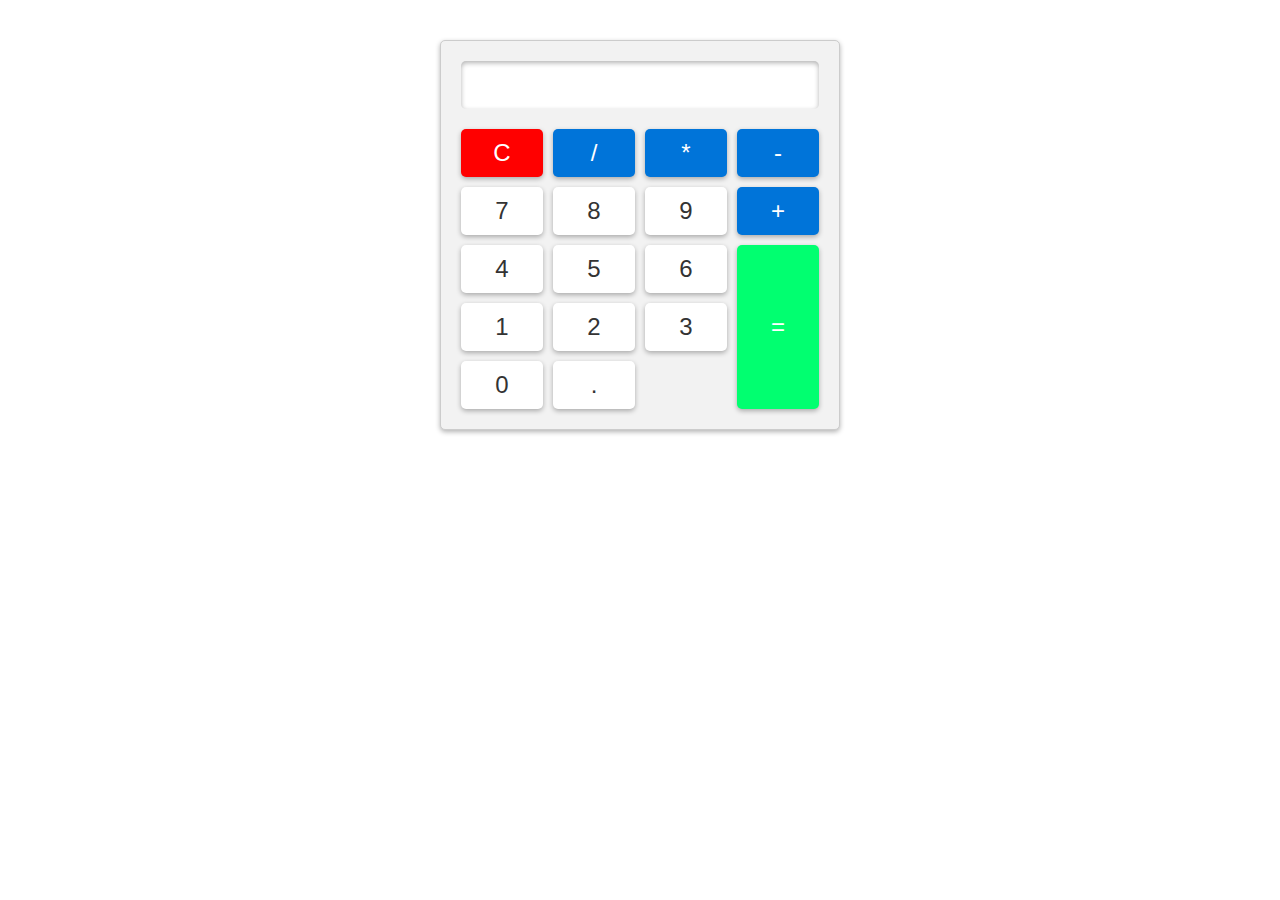
<file: calculator/index.html>
<!DOCTYPE html>
<html lang="en">
<head>
    <meta charset="UTF-8">
    <meta http-equiv="X-UA_Compatible" content="IE=edge">
    <meta name="viewport" content="width=device-width, initial-scale=1.0">
    <title>basic caculator</title>
    <link rel="stylesheet" href="style.css">
</head>
<body>
    <div class="calculator">
        <input type="text" id="result" readonly>
        <div class="buttons">
            <button class="clear">C</button>
            <button class="operator">/</button>
            <button class="operator">*</button>
            <button class="operator">-</button>
            <button class="number">7</button>
            <button class="number">8</button>
            <button class="number">9</button>
            <button class="operator">+</button>
            <button class="number">4</button>
            <button class="number">5</button>
            <button class="number">6</button>
            <button class="equals">=</button>
            <button class="number">1</button>
            <button class="number">2</button>
            <button class="number">3</button>
            <button class="number">0</button>
            <button class="decimal">.</button>
        </div>
    </div>
    <script src="script.js"></script>
</body>
</html>
</file>
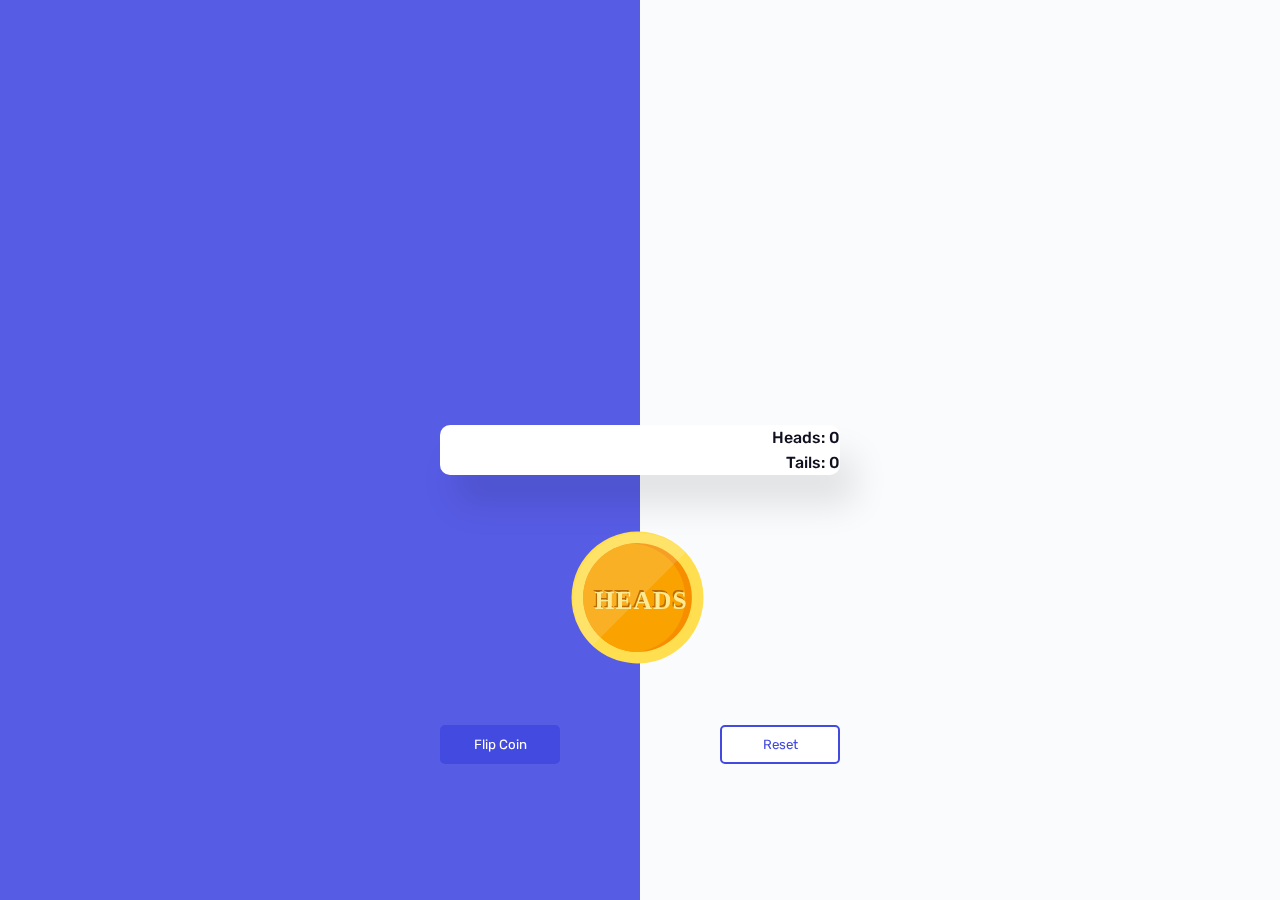
<file: coin flip game/index.html>
<!DOCTYPE html>
<html lang="en">

<head>
    <meta charset="UTF-8">
    <meta http-equiv="X-UA-Compatible" content="IE=edge">
    <meta name="viewport" content="width=device-width, initial-scale=1.0">
    <link rel="stylesheet" href="styles.css">
    <title>Day #7 - Flip a coin game | AsmrProg</title>
</head>

<body>

    <div class="container">
        <div class="stats">
            <p id="heads-count">Heads: 0</p>
            <p id="tails-count">Tails: 0</p>
        </div>
        <div class="coin" id="coin">
            <div class="heads">
                <img src="heads.svg">
            </div>
            <div class="tails">
                <img src="tails.svg">
            </div>
        </div>
        <div class="buttons">
            <button id="flip-button">
                Flip Coin
            </button>
            <button id="reset-button">
                Reset
            </button>
        </div>
    </div>


    <script src="script.js"></script>
</body>

</html>
</file>
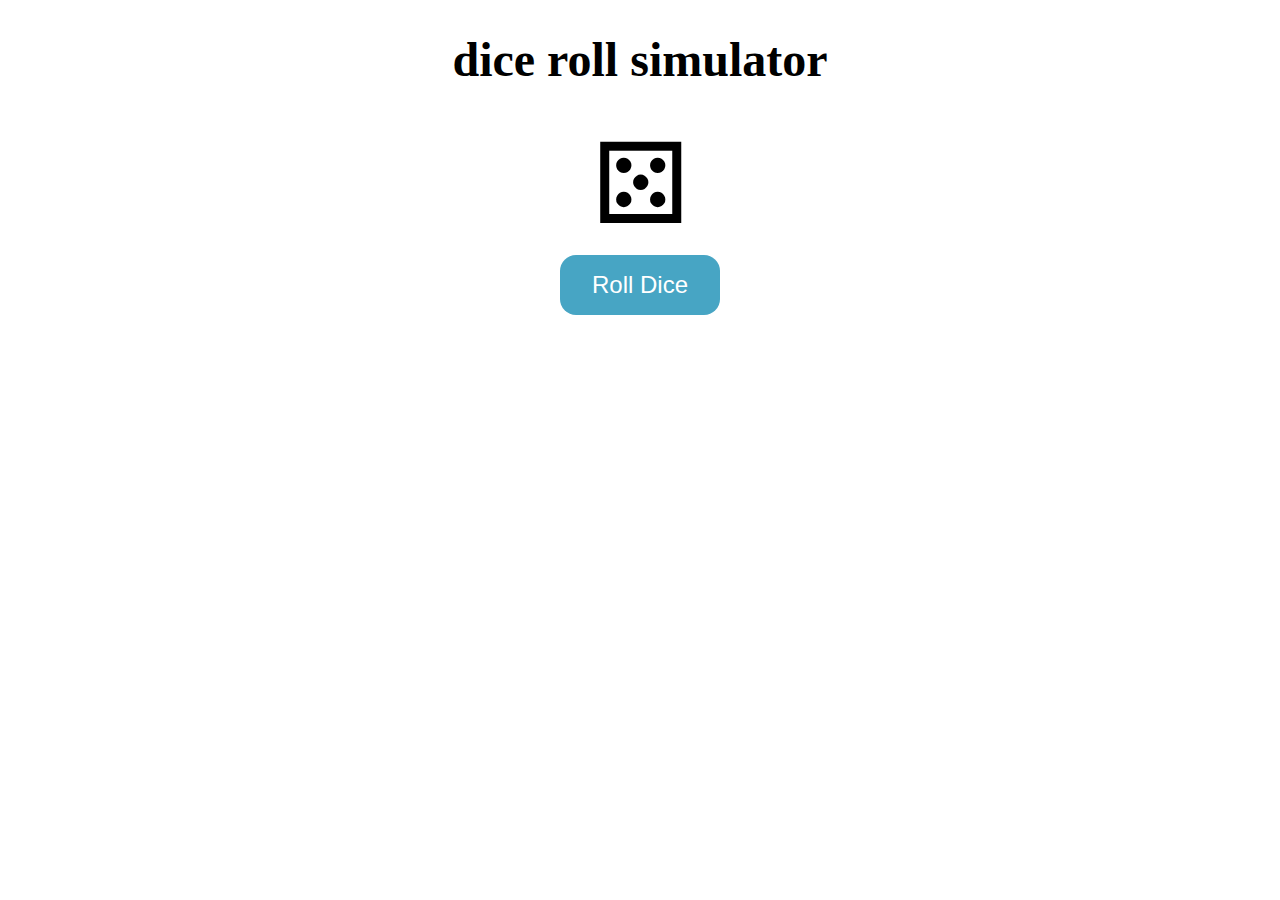
<file: dice roll/index.html>
<!DOCTYPE html>
<html lang="en">
<head>
    <meta charset="UTF-8">
    <meta name="viewport" content="width=device-width, initial-scale=1.0">
    <link rel="stylesheet" href="style.css">
    <title>Dice roll</title>
</head>
<body>
    <h1>dice roll simulator</h1>
    <div class="dice" id="dice">&#9860;</div>
    <button id="roll-button">Roll Dice</button>
    <ul id="roll-history">
        <!-- <li>roll 1: <span>&#9856;</span></li>
        <li>roll 2: <span>&#9860;</span></li> -->
    </ul>

<script src="script.js"></script>
</body>
</html>
</file>
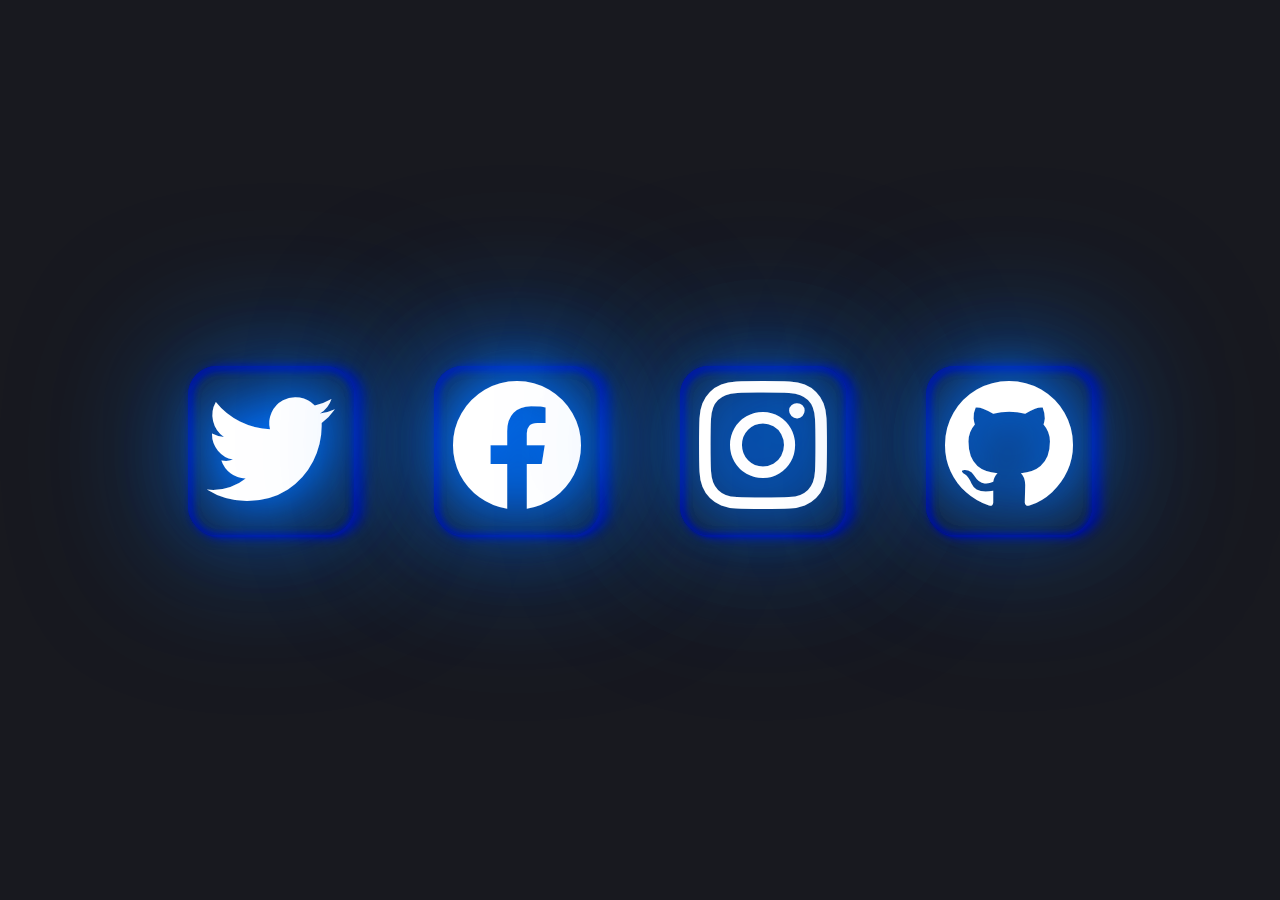
<file: glass icons/index.html>
<!DOCTYPE html>
<html lang="en">
<head>
    <meta charset="UTF-8">
    <meta name="viewport" content="width=device-width, initial-scale=1.0">
         <link rel="stylesheet" href="styles.css">


    
      
    
      <title>glass icons</title>

</head>
   





<body>
    <div class="container">
        <i class="bi bi-twitter"></i>
        <i class="bi bi-facebook"></i>
        <i class="bi bi-instagram"></i>
        <i class="bi bi-github"></i>
    </div>




        

</body>
</html>
</file>
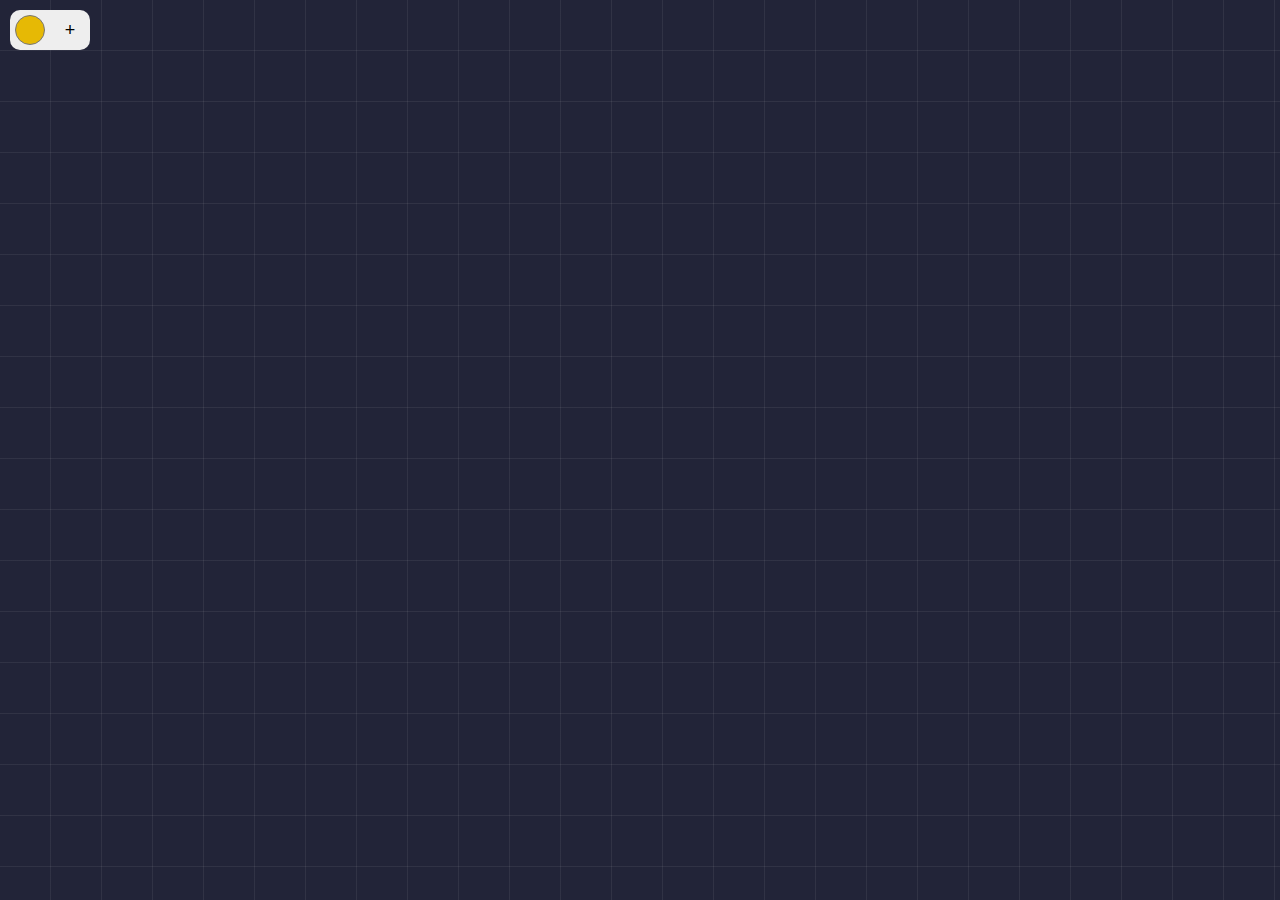
<file: javascript notes/index.html>
<!DOCTYPE html>
<html lang="en">
<head>
    <meta charset="UTF-8">
    <meta name="viewport" content="width=device-width, initial-scale=1.0">
    <link rel="stylesheet" href="style.css">
    <title>javascript notes</title>
</head>
<body>
    <main>
        <form action="">
            <input type="color" id="color" value="#e6b905">
            <button type="button" id="createBtn">+</button>
        </form>
        <div id="list">
            
        </div>
    </main>

<script src="script.js"></script>
</body>
</html>
</file>
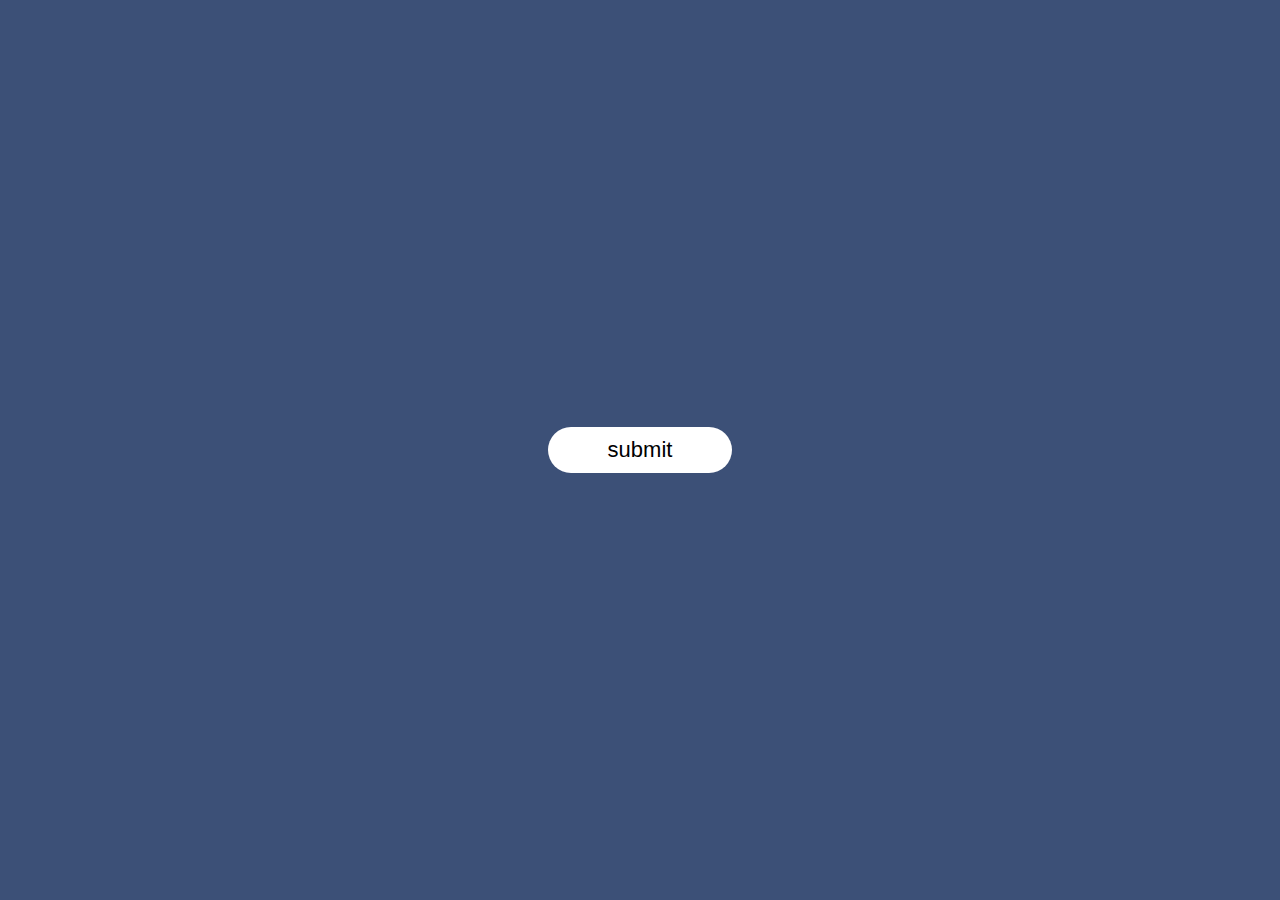
<file: pop up indicater/index.html>
<!DOCTYPE html>
<html lang="en">
<head>
    <meta charset="UTF-8">
    <meta name="viewport" content="width=device-width, initial-scale=1.0">
    <link rel="stylesheet" href="style.css">
    <title>pop up indicator</title>
</head>
<body>
    <div class="container">
        <button type="submit" class="Btn" onclick="openPopup()">submit</button>
        <div class="popup" id="popup">
            <img src="404-tick.png" alt="">
            <h2>thank you</h2>
            <p>your details has been submitted</p>
            <button type="button" onclick="closePopup()">ok</button>
        </div>
    </div>
    <script>
        let popup = document.getElementById("popup");

        function openPopup(){
            popup.classList.add("open-popup");
        }
        function closePopup(){
            popup.classList.remove("open-popup");
        }

    </script>


    
</body>
</html>
</file>
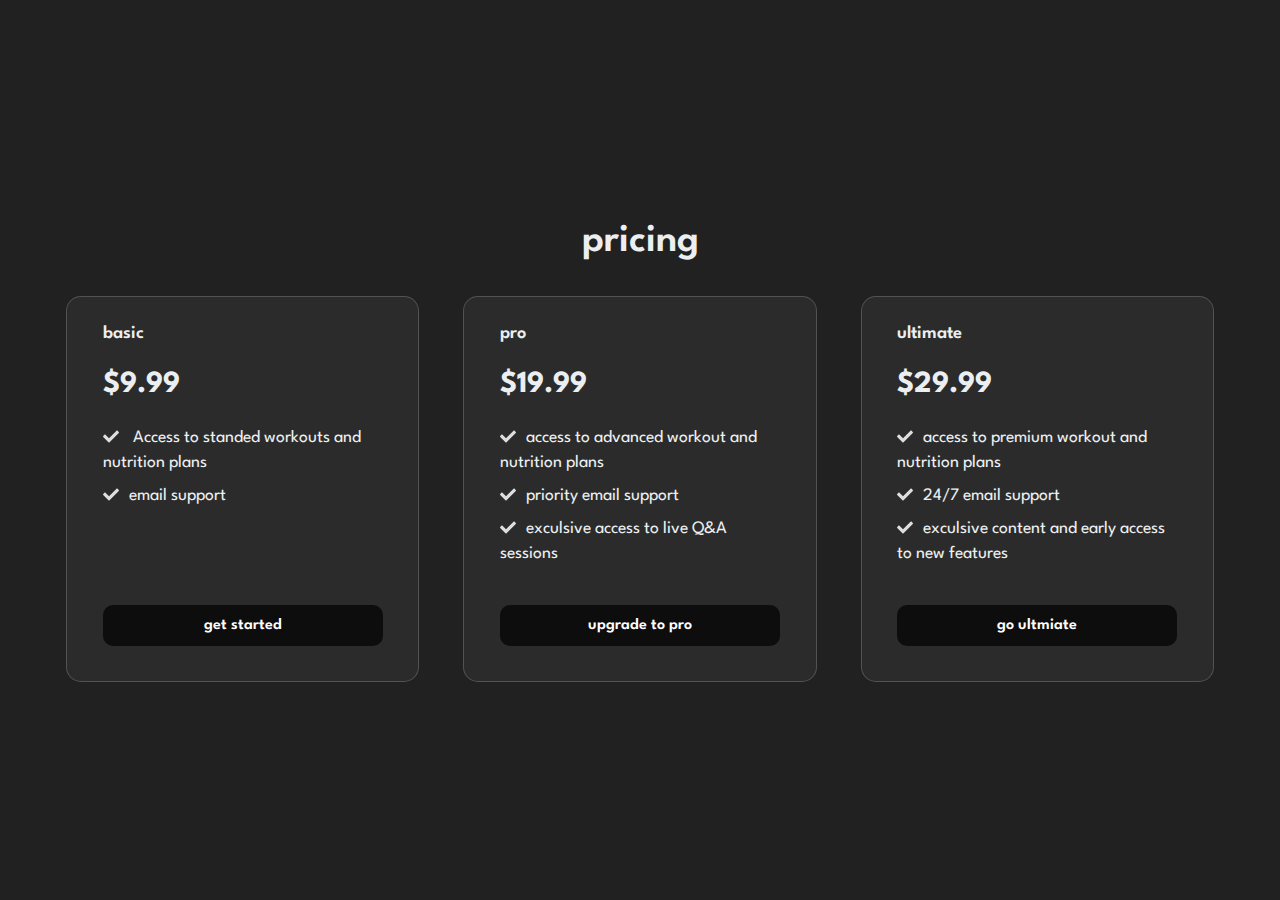
<file: pricing table/index.html>
<!DOCTYPE html>
<html lang="en">
<head>
    <meta charset="UTF-8">
    <meta name="viewport" content="width=device-width, initial-scale=1.0">
    <link rel="stylesheet" href="styles.css">
    <title>Document</title>
</head>
<body>
    <main class="main flow">
        <h1 class="main__heading">pricing</h1>
        <div class="main__cards cards">
            <div class="cards__inner">
                <div class="cards__cards card"> 
                    <h2 class="card__heading">basic</h2>
                    <p class="card__price">$9.99</p>
                    <ul role="list" class="card__bullets flow">
                        <li> Access to standed workouts and nutrition plans</li>
                        <li>email support</li>
                    </ul>
                    <a href="#basic" class="card_cta cta">get started</a>
                </div>
                <div class="cards__card card">
                    <h2 class="card__heading">pro</h2>
                    <p class="card__price">$19.99</p>
                    <ul role="list" class="card__bullets flow">
                        <li>access to advanced workout and nutrition plans</li>
                        <li>priority email support</li>
                        <li>exculsive access to live Q&A sessions</li>
                    </ul>
                    <a href="#pro" class="card_cta cta">upgrade to pro</a>
                </div>
                <div class="cards__card card">
                    <h2 class="card__heading">ultimate</h2>
                    <p class="card__price">$29.99</p>
                    <ul role="list" class="card__bullets flow">
                        <li>access to premium workout and nutrition plans</li>
                        <li>24/7 email support</li>
                        <li>exculsive content and early access to new features</li>
                    </ul>
                    <a href="#ultimate" class="card_cta cta">go ultmiate</a>
                </div>
            </div>
            <div class="overlay cards__inner"></div>
        </div>
</main>




    <script src="script.js"></script>
</body>
</html>
</file>
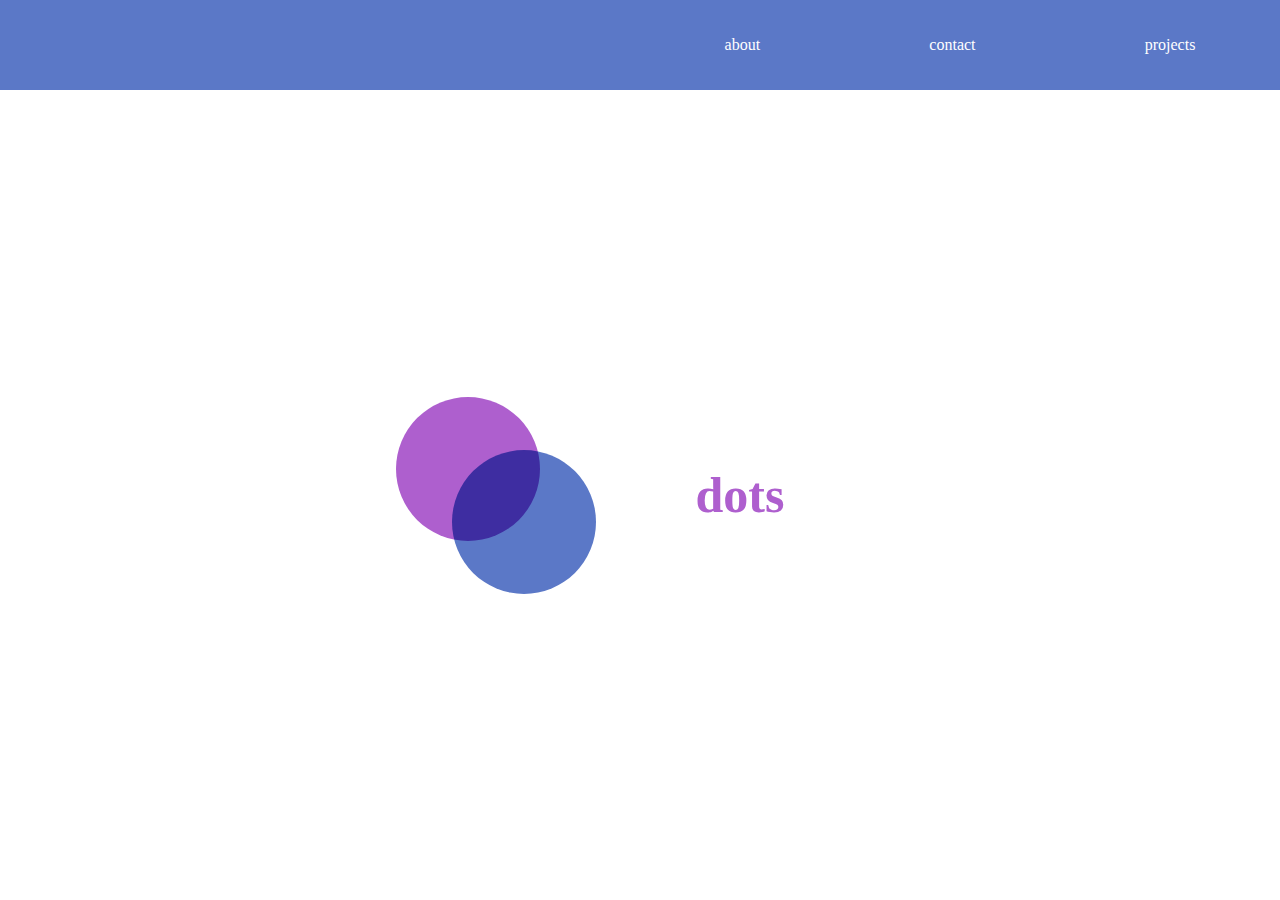
<file: animated nav/circle.html>
<!DOCTYPE html>
<html lang="en">
<head>
    <meta charset="UTF-8">
    <meta name="viewport" content="width=device-width, initial-scale=1.0">
    <link rel="stylesheet" href="circle.css">
    <title>animanted nav</title>
</head>
<body>
    <nav>
        <div class="hamburger">
            <div class="line"></div>
            <div class="line"></div>
            <div class="line"></div>
        </div>
        <ul class="nav-link">
            <li><a href="#">about</a></li>
            <li><a href="#">contact</a></li>
            <li><a href="#">projects</a></li>
        </ul>
    </nav>

        <section class="landing">
            <img src="circles.svg" alt="">
            <h1>dots</h1>
        </section>

    <script src="circle.js"></script>
</body>
</html>
</file>
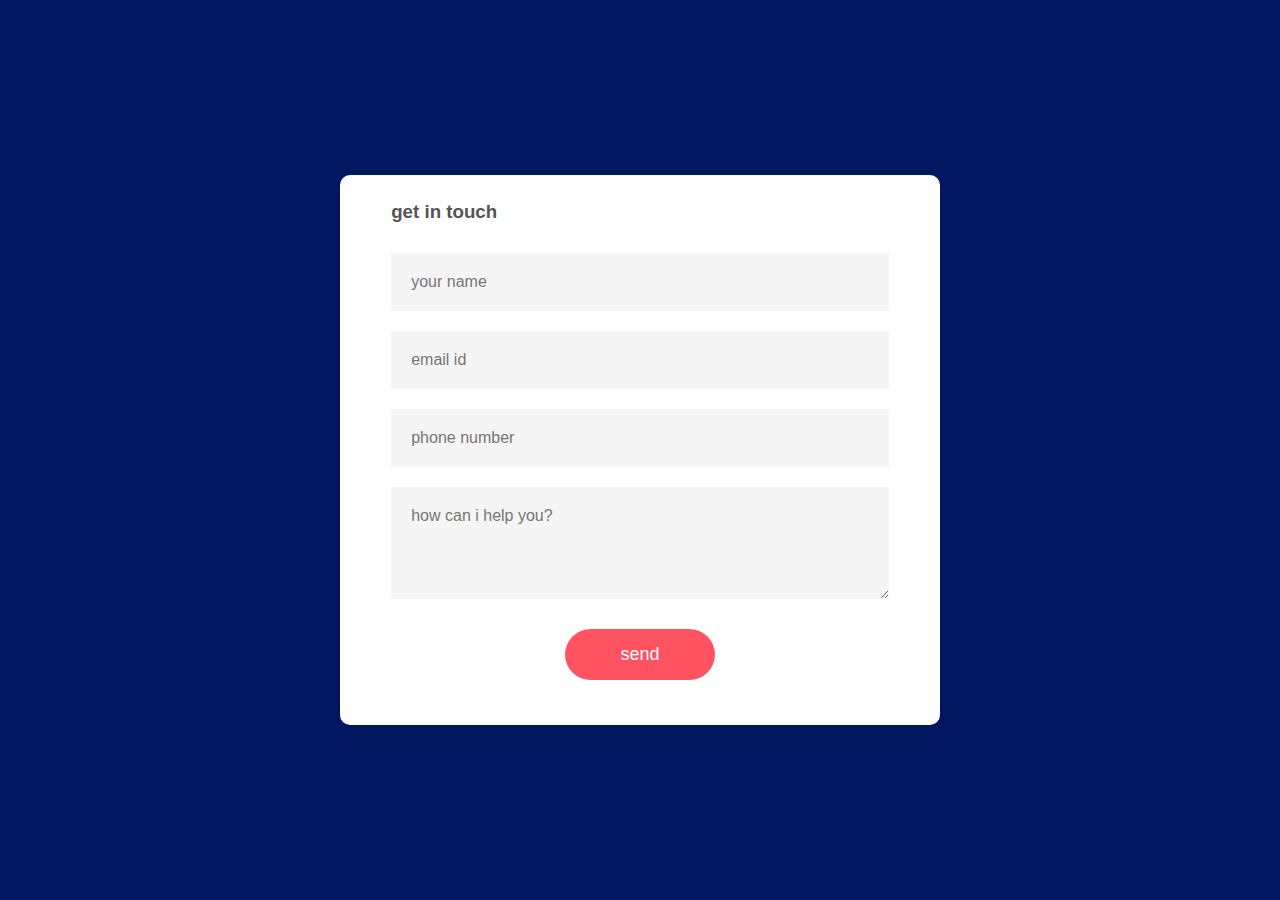
<file: email form/email.html>
<!DOCTYPE html>
<html lang="en">
<head>
    <meta charset="UTF-8">
    <meta name="viewport" content="width=device-width, initial-scale=1.0">
    <link rel="stylesheet" href="email.css">
    <title>email form</title>
</head>
<body>
        <div class="container">
            <form onsubmit="sendEmail(); reset(); return false;">
                <h3>get in touch</h3>
                <input type="text" id="name" placeholder="your name" required>
                <input type="email" id="email" placeholder="email id" required>
                <input type="text" id="phone" placeholder="phone number" required>
                <textarea id="message" rows="4" placeholder="how can i help you?"></textarea>
                <button type="submit">send</button>
            </form>
        </div>



    <script src=" https://smtpjs.com/v3/smtp.js"></script>
    <script>
        function sendEmail(){
            Email.send({
                Host : "smtp.gmail.com",
                Username : "skyerain11@gmail.com",
                Password : "goldWaffel99^^",
                To : 'ronnypalm777@gmail.com',
                From : document.getElementById("email").value,
                Subject : "new contact form enquiry",
                Body : "name " + document.getElementById("name").value
                    + "<br> Email:" + document.getElementById("email").value
                    + "<br> phoneNumber:" + document.getElementById("phone").value
                    + "<br> message:" + document.getElementById("message").value
            }).then(
            message => alert("message sent Succesfully")
            );
        }

    </script>
</body>
</html>
</file>
<file: calculator/style.css>
*{
    box-sizing: border-box;
    margin: 0;
}
.calculator{
    background-color: #f2f2f2;
    padding: 20px;
    max-width: 400px;
    margin: 0 auto;
    border: solid 1px #ccc;
    box-shadow: 0 2px 5px rgba(0, 0, 0, 0.3);
    border-radius: 5px;
    margin-top: 40px;
}
#result{
    width: 100%;
    padding: 10px;
    font-size: 24px;
    border: none;
    box-shadow: 0 2px 5px rgba(0, 0, 0, 0.3) inset;
    border-radius: 5px;
}
.buttons{
    display: grid;
    grid-template-columns: repeat(4, 1fr);
    grid-gap: 10px;
    margin-top: 20px;
}
button{
    padding: 10px;
    font-size: 24px;
    border: none;
    box-shadow: 0 2px 5px rgba(0, 0, 0, 0.3);
    border-radius: 5px;
    cursor: pointer;
    transition: background-color 0.3s ease;
}
button:hover{
    background-color: #ddd;
}
.clear{
    background-color: red;
    color: #fff;
}
.number, .decimal{
    background-color: #fff;
    color: #333;

}
.operator{
    background-color: #0074d9;
    color: #fff;
}
.equals{
    background-color: #01ff70;
    grid-row: span 3;
    color: #fff;
}
</file>
<file: coin flip game/styles.css>
@import url('https://fonts.googleapis.com/css2?family=Rubik:wght@300;400;500;600;700&display=swap');

*{
    margin: 0;
    padding: 0;
    box-sizing: border-box;
    font-family: 'rubik', sans-serif;
}

body{
    height: 100%;
    background: linear-gradient(to right, #575ce5 50%, #f9fbfc 50%)
    fixed;

}

.container{
    background: #fff;
    width: 400px;
    height: 50px;
    position: absolute;
    transform: translate(-50%, -50%);
    top: 50%;
    left: 50%;
    box-shadow: 15px 30px 35px rgba(0, 0, 0, 0.1);
    border-radius: 10px;
    -webkit-perspective: 300px;
    perspective: 300px;
}

.stats{
    text-align: right;
    color: #101020;
    font-weight: 500;
    line-height: 25px;
}

.coin{
    height: 150px;
    width: 150px;
    position: relative;
    margin: 50px auto;
    -webkit-transform-style: preserve-3d;
    transform-style: preserve-3d;
}
.tails{
    transform: rotateX(180deg);
}

.buttons{
    display: flex;
    justify-content: space-between;
}

.coin img{
    width: 145px;
}

.heads, .tails{
    position: absolute;
    width: 100%;
    height: 100%;
    backface-visibility: hidden;
    -webkit-backface-visibility: hidden;
}

button{
    width: 120px;
    padding: 10px 0;
    border: 2.5px solid #424ae0;
    border-radius: 5px;
    cursor: pointer;
}

#flip-button{
    background: #424ae0;
    color: #fff;
}

#flip-button:disabled{
    background-color: #e1e1e1;
    color: #101020;
    border-color: #e1e1e1;
}

#reset-button{
    background: #fff;
    color: #424ae0;
}

@keyframes spin-tails{
    0%{
        transform: rotateX(0);
    }
    100%{
        transform: rotateX(1980deg);
    }
}

@keyframes spin-heads{
    0%{
        transform: rotateX(0);
    }
    100%{
        transform: rotateX(2160deg);
    }
}
</file>
<file: dice roll/style.css>
body{
    font-family: Open sans-serif;
    text-align: center;
    margin: 0;
}
h1{
    font-size: 3rem;
    margin-top: 2rem;

}
.dice{
    font-size: 7rem;
    margin: 5px;
    animation-duration: 1s;
    animation-fill-mode: forwards;

}
.roll-animation{
    animation-name: roll;
}
@keyframes roll{
    0%{
        transform: rotateY(0deg) rotateX(0deg);
    }
    100%{
        transform: rotateY(720deg) rotateX(720deg);
    }
}
button{
    background-color: #47a5c4;
    color: #fff;
    font-size: 1.5rem;
    padding: 1rem 2rem;
    border: none;
    border-radius: 1rem;
    cursor: pointer;
    transition: background-color .3s ease-in-out;

}
button:hover{
    background-color: #2e8baf;
}
ul{
    list-style: none;
    padding: 0;
    max-width: 600px;
    margin: 2rem auto;
}
li{
    font-size: 1.5rem;
    padding: .5rem;
    margin: .5rem;
    background-color: #f2f2f2;
    border-radius: .5rem;
    box-shadow: 0 2px 2px rgba(0, 0, 0, .3);
    display: flex;
    justify-content: space-between;
    align-items: center;
}
li span{
    font-size: 3rem;
    margin-right: 1rem;
}
</file>
<file: javascript notes/style.css>
body{
    background-color: #222438;
    margin: 0;
    font-family: sans-serif;
}
main{
    width: 100vw;
    height: 100vh;
    overflow: hidden;
    background-image: repeating-linear-gradient(
        to right, transparent 0 50px,
        #fff1 50px 51px
    ),
    repeating-linear-gradient(
        to bottom, transparent 0 50px,
        #fff1 50px 51px
    );
    position: relative;
}
form{
    background-color: #eee;
    width: max-content;
    padding: 5px;
    margin: 10px;
    border-radius: 10px;
    display: flex;
    gap: 10px;
}
form input, button{
    width: 30px;
    height: 30px;
    padding: 0;
    border: none;
    background-color: transparent;
    font-size: large;
    cursor: pointer;
}
form input::-webkit-color-swatch-wrapper{
    padding: 0;
}
form input::-webkit-color-swatch{
    border-radius: 50%;
}
#list textarea{
    all: unset;
    color: #d6d6d6;
}
#list .note{
    background-color: #333;
    width: max-content;
    border-top: 30px solid #e6b905;
    border-radius: 10px;
    box-shadow: 0 20px 50px #0004;
    padding: 10px;
    position: absolute;
    top: 60px;
    left: 50px;
}
#list .note span{
    position: absolute;
    bottom: 100%;
    right: 0;
    height: 30px;
    font-family: cursive;
    font-size: large;
    padding-right: 10px;
    cursor: pointer;
}
</file>
<file: pop up indicater/style.css>
*{
    margin: 0;
    padding: 0;
    box-sizing: border-box;
}
.container{
    width: 100%;
    height: 100vh;
    background: #3c5077;
    display: flex;
    align-items: center;
    justify-content: center;
}
.Btn{
    padding: 10px 60px;
    background: #fff;
    border: 0;
    outline: none;
    cursor: pointer;
    font-size: 22px;
    font-weight: 500;
    border-radius: 30px;

}
.popup{
    width: 400px;
    background: #fff;
    border-radius: 6px;
    position: absolute;
    top: 0;
    left: 50%;
    transform: translate(-50%, -50%) scale(0.1);
    text-align: center;
    padding: 0 30px 30px;
    color: #333;
    visibility: hidden;
    transition: tranform 0.4s, top 0.4s;
}
.open-popup{
    visibility: visible;
    top: 50%;
    transform: translate(-50%, -50%) scale(1);
}



.popup img{
    width: 100px;
    margin-top: -50px;
    border-radius: 50%;
    box-shadow: 0 2px 5px rgba(0, 0, 0, 0.2);
}
.popup h2{
    font-size: 38px;
    font-weight: 500;
    margin: 30px 0 10px;
}
.popup button{
    width: 100%;
    margin-top: 50px;
    padding: 10px;
    background: #6fd649;
    color: #fff;
    border: none;
    outline: none;
    font-size: 24px;
    border-radius: 4px;
    cursor: pointer;
    box-shadow: 0 5px 5px rgba(0, 0, 0, 0.2);
}
</file>
<file: pricing table/styles.css>
@import url("https://fonts.googleapis.com/css2?family=League+Spartan:wght@400;500;600;700;800;900&display=swap");

*,
*::after,
*::before {
  box-sizing: border-box;
  margin: 0;
  padding: 0;
}

html,
body {
  height: 100%;
  min-height: 100vh;
}

body {
  display: grid;
  place-items: center;
  font-family: "League Spartan", system-ui, sans-serif;
  font-size: 1.1rem;
  line-height: 1.2;
  background-color: #212121;
  color: #ddd;
}

ul {
  list-style: none;
}

.main {
  max-width: 75rem;
  padding: 3em 1.5em;
}

.main__heading {
  font-weight: 600;
  font-size: 2.25em;
  margin-bottom: 0.75em;
  text-align: center;
  color: #eceff1;
}

.cards {
  position: relative;
}

.cards__inner {
  display: flex;
  flex-wrap: wrap;
  gap: 2.5em;
}

.card {
  --flow-space: 0.5em;
  --hsl: var(--hue), var(--saturation), var(--lightness);
  flex: 1 1 14rem;
  padding: 1.5em 2em;
  display: grid;
  grid-template-rows: auto auto auto 1fr;
  align-items: start;
  gap: 1.25em;
  color: #eceff1;
  background-color: #2b2b2b;
  border: 1px solid #eceff133;
  border-radius: 15px;
}

.card:nth-child(1) {
  --hue: 165;
  --saturation: 82.26%;
  --lightness: 51.37%;
}

.card:nth-child(2) {
  --hue: 291.34;
  --saturation: 95.9%;
  --lightness: 61.76%;
}

.card:nth-child(3) {
  --hue: 338.69;
  --saturation: 100%;
  --lightness: 48.04%;
}

.card__bullets {
  line-height: 1.4;
}

.card__bullets li::before {
  display: inline-block;
  content: url("data:image/svg+xml,%3Csvg xmlns='http://www.w3.org/2000/svg' viewBox='0 0 512 512' width='16' title='check' fill='%23dddddd'%3E%3Cpath d='M173.898 439.404l-166.4-166.4c-9.997-9.997-9.997-26.206 0-36.204l36.203-36.204c9.997-9.998 26.207-9.998 36.204 0L192 312.69 432.095 72.596c9.997-9.997 26.207-9.997 36.204 0l36.203 36.204c9.997 9.997 9.997 26.206 0 36.204l-294.4 294.401c-9.998 9.997-26.207 9.997-36.204-.001z' /%3E%3C/svg%3E");
  transform: translatey(0.25ch);
  margin-right: 1ch;
}

.card__heading {
  font-size: 1.05em;
  font-weight: 600;
}

.card__price {
  font-size: 1.75em;
  font-weight: 700;
}

.flow > * + * {
  margin-top: var(--flow-space, 1.25em);
}

.cta {
  display: block;
  align-self: end;
  margin: 1em 0 0.5em 0;
  text-align: center;
  text-decoration: none;
  color: #fff;
  background-color: #0d0d0d;
  padding: 0.7em;
  border-radius: 10px;
  font-size: 1rem;
  font-weight: 600;
}

.overlay {
  position: absolute;
  inset: 0;
  pointer-events: none;
  user-select: none;
  opacity: var(--opacity, 0);
  -webkit-mask: radial-gradient(
    25rem 25rem at var(--x) var(--y),
    #000 1%,
    transparent 50%
  );
  mask: radial-gradient(
    25rem 25rem at var(--x) var(--y),
    #000 1%,
    transparent 50%
  );
  transition: 400ms mask ease;
  will-change: mask;
}

.overlay .card {
  background-color: hsla(var(--hsl), 0.15);
  border-color: hsla(var(--hsl), 1);
  box-shadow: 0 0 0 1px inset hsl(var(--hsl));
}

.overlay .cta {
  display: block;
  grid-row: -1;
  width: 100%;
  background-color: hsl(var(--hsl));
  box-shadow: 0 0 0 1px hsl(var(--hsl));
}

:not(.overlay) > .card {
  transition: 400ms background ease;
  will-change: background;
}

:not(.overlay) > .card:hover {
  --lightness: 95%;
  background: hsla(var(--hsl), 0.1);
}
</file>
<file: animated nav/circle.css>
*{
    margin: 0;
    padding: 0;
    box-sizing: border-box;
}

nav{
    height: 10vh;
    background: #5b78c7;
}

.nav-link{
    display: flex;
    list-style: none;
    width: 50%;
    height: 100%;
    justify-content: space-around;
    align-items: center;
    margin-left: auto;

}
.nav-link li a{
    color: white;
    text-decoration: none;
    font-size: 16px;

}

.landing{
    height: 90vh;
    display: flex;
    justify-content: center;
    align-items: center;
}
.landing h1{
    margin: 100px;
    font-size: 50px;
    color: #ae5fce;
}

@media screen and (max-width: 768px){
    .line{
        width: 30px;
        height: 3px;
        background: white;
        margin: 5px;
    }
    nav{
        position: relative;
    }
    .hamburger{
        position: absolute;
        cursor: pointer;
        right: 5%;
        top: 50%;
        transform: translate(-5%, -50%);
        z-index: 2;
    }



    .nav-link{
        position: fixed;
        background: #5b78c7;
        height: 100vh;
        width: 100%;
        flex-direction: column;
        clip-path: circle(100px at 90% -10%);
        -webkit-clip-path: circle(100px at 90% -10%);
        transition: all 1s ease-out;
        pointer-events: none;
        
    }
    .nav-link.open{
        clip-path: circle(1000px at 90% -10%);
        -webkit-clip-path: circle(1000px at 90% -10%);
        pointer-events: all;
    }
    .landing{
        flex-direction: column;
    }
    .nav-link li{
        opacity: 0;
    }
    .nav-link li a{
        font-size: 25px;
    }
    .nav-link li:nth-child(1){
        transition: all 0.5s ease 0.2s;
    }
    .nav-link li:nth-child(2){
        transition: all 0.5s ease 0.4s;
    }
    .nav-link li:nth-child(3){
        transition: all 0.5s ease 0.6s;
    }
    li.fade{
        opacity: 1;
    }
    
}
</file>
<file: email form/email.css>
*  {
    margin: 0;
    padding: 0;
    font-family: sans-serif;
    box-sizing: border-box;
}
.container{
    width: 100%;
    height: 100vh;
    background-color: #001660;
    display: flex;
    align-items: center;
    justify-content: center;
}
form{
    background: #fff;
    display: flex;
    flex-direction: column;
    padding: 2vw 4vw;
    width: 90%;
    max-width: 600px;
    border-radius: 10px;
}
form h3{
    color: #555;
    font-weight: 800;
    margin-bottom: 20px;
    
}
form input, form textarea{
    border: 0;
    margin: 10px 0;
    padding: 20px;
    outline: none;
    background: #f5f5f5;
    font-size: 16px;
}
form button{
    padding: 15px;
    background: #ff5361;
    color: #fff;
    font-size: 18px;
    border: none;
    outline: none;
    cursor: pointer;
    width: 150px;
    margin: 20px auto;
    border-radius: 30px;
}
</file>
<file: glass icons/styles.css>
@import url("https://cdn.jsdelivr.net/npm/bootstrap-icons@1.3.0/font/bootstrap-icons.css");


*{
    margin: 0;
    padding: 0;
}
body{
    height: 100vh;
    width: 100vw;
    background: #18191f;
}
.container{
    display: flex;
    justify-content: center;
    align-items: center;
    height: 100vh;
    width: 100vw;

}
.bi{
    font-size: 8em;
    background-color: #18191f;
    color: #fff;
    box-shadow: 2px 2px #000080, 10px 1px 12px #000080,
    2px 2px 10px #000080, 2px 2px 3px #000080, inset 2px 2px 10px #000080,
    inset 2px 2px 10px #000080, inset 2px 2px 10px #000080, inset 2px 2px 10px #000080;
    border-radius: 29px;
    padding: 11px 19px;
    margin: 0 40px;
    animation: animate 3s linear infinite;
    text-shadow: 0 0 50px #0072ff, 0 0 100px #0072ff, 0 0 150px #0072ff,
    0 0 200px #0072ff;

}

.bi-twitter{
    animation-delay: 0.3s;
}
.bi-facebook{
    animation-delay: 0.7s;
}
.bi-instagram{
    animation-delay: 0.1s;
}
@keyframes animate{
    from{
        filter: hue-rotate(0deg);
    }
    to{
        filter: hue-rotate(360deg);
    }
}
</file>
